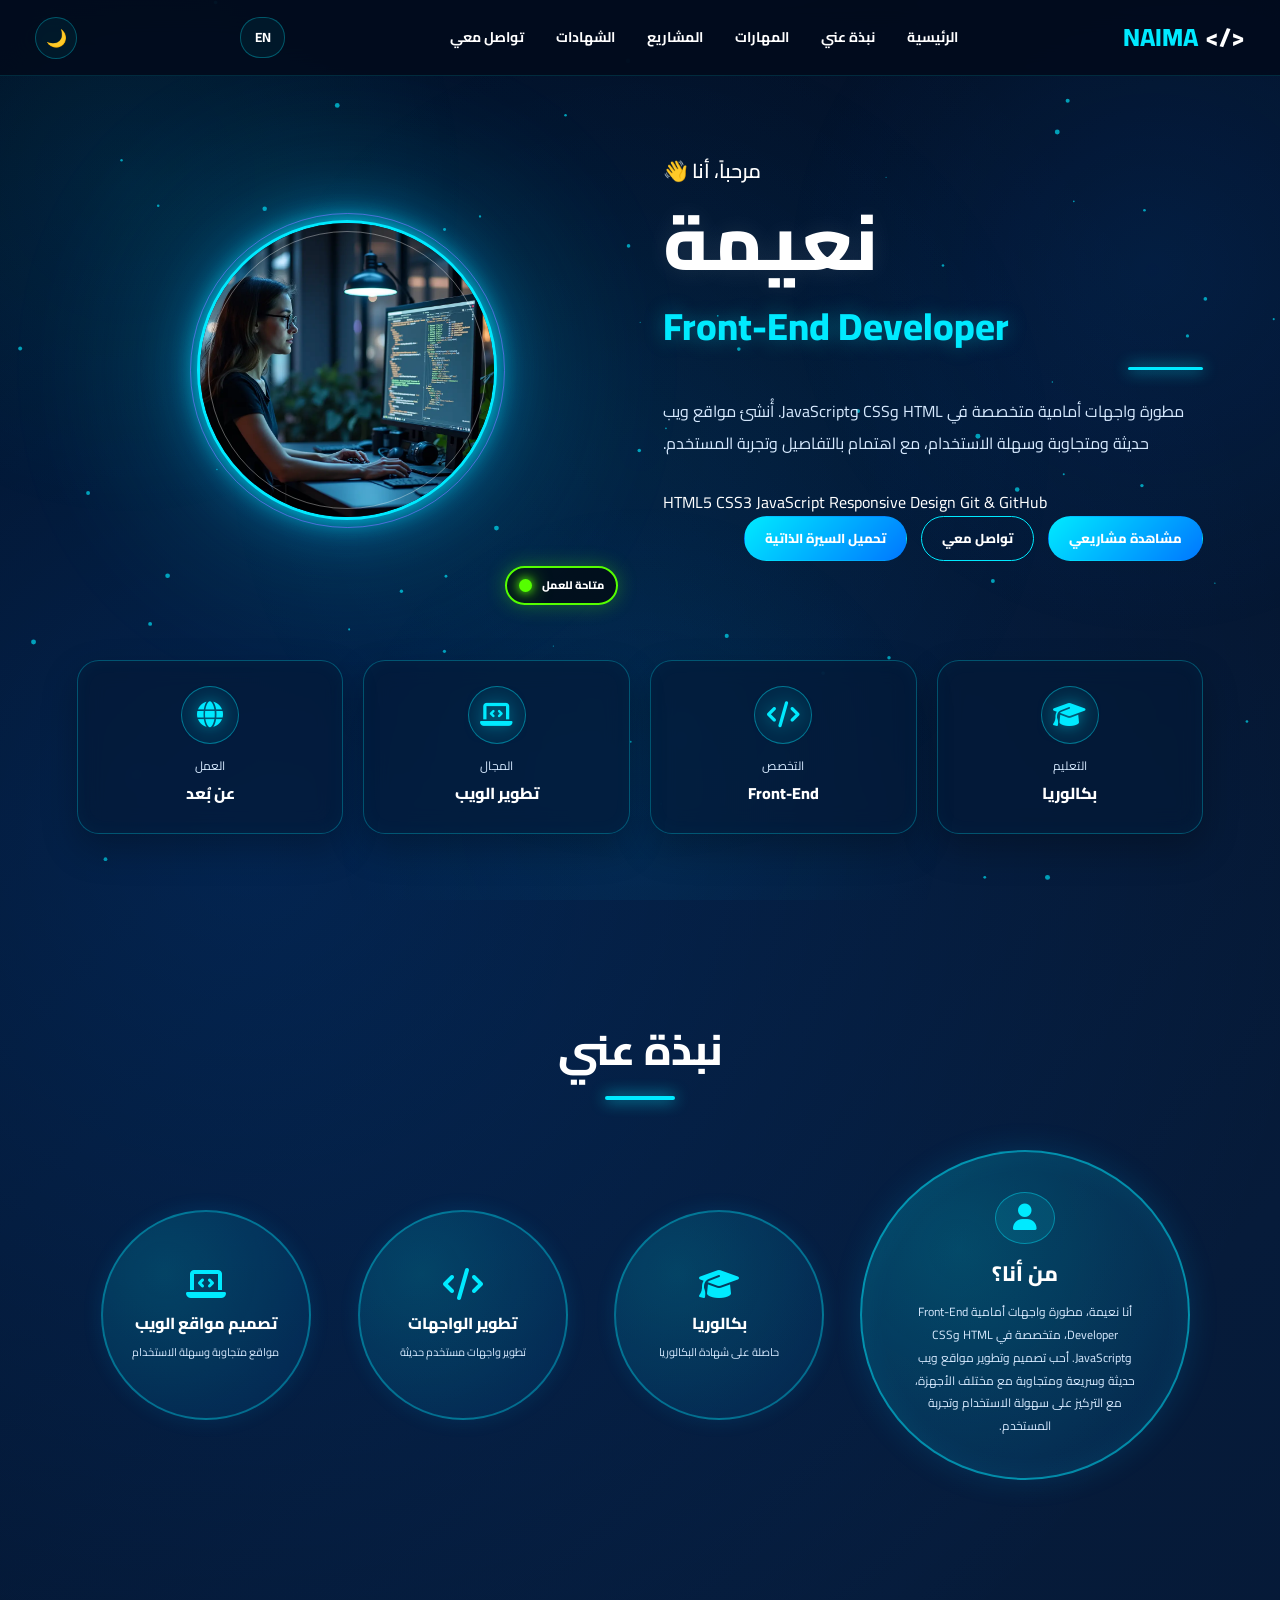
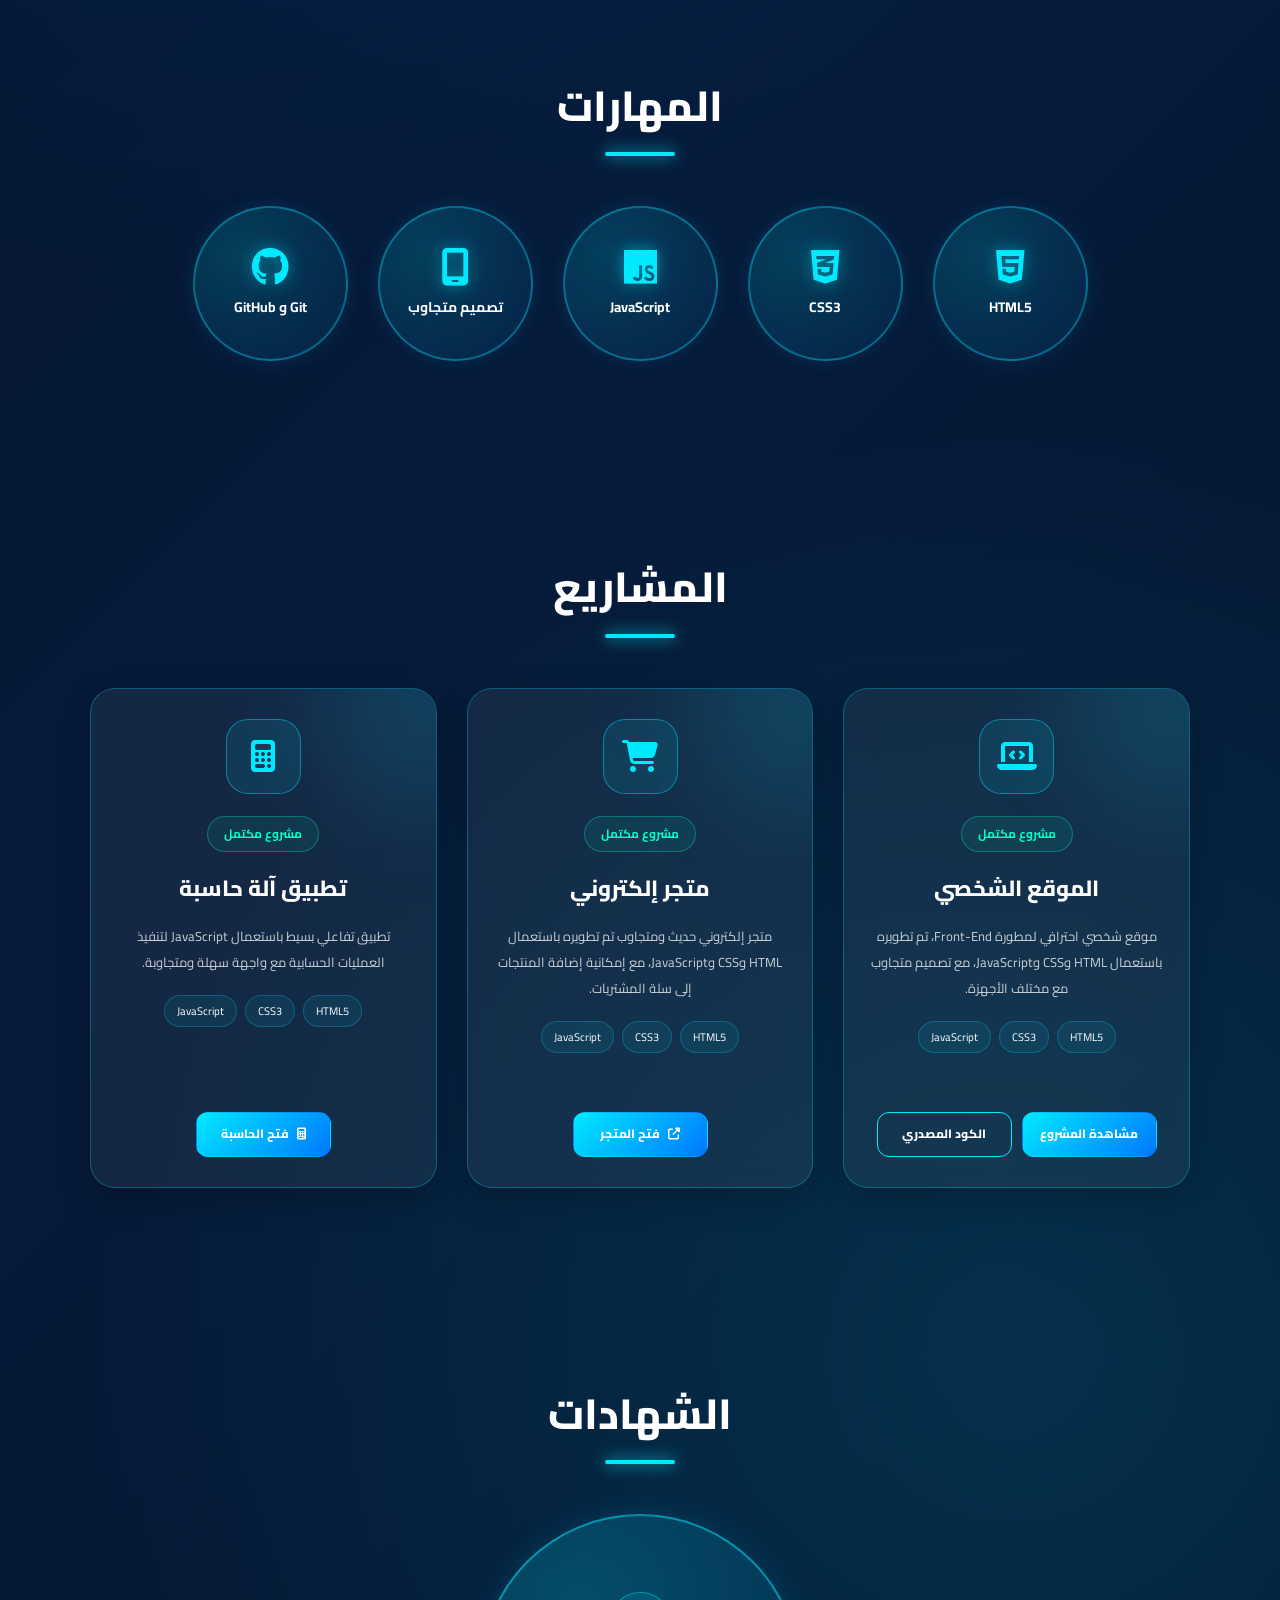
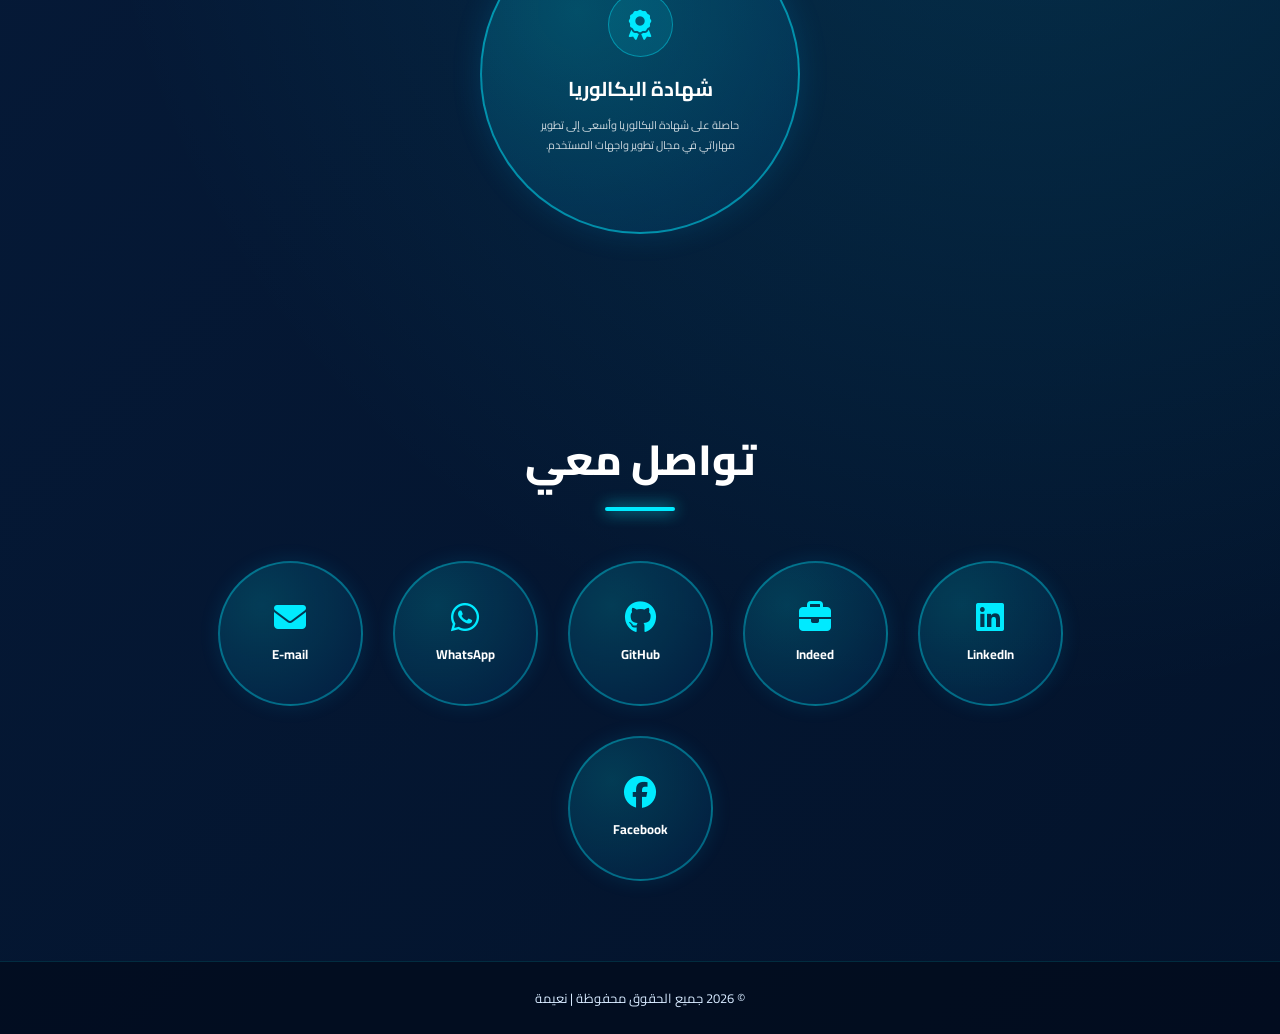
<file: index.html>
<!DOCTYPE html>
<html lang="ar" dir="rtl" id="html">

<head>
    <meta charset="UTF-8">
    <meta name="viewport" content="width=device-width, initial-scale=1.0">

    <title>Front-End Developer | NAIMA</title>

    <!-- =========================
         GOOGLE FONT
    ========================== -->
    <link rel="preconnect" href="https://fonts.googleapis.com">
    <link rel="preconnect" href="https://fonts.gstatic.com" crossorigin>

    <link
        href="https://fonts.googleapis.com/css2?family=Cairo:wght@400;500;600;700;800&display=swap"
        rel="stylesheet">

    <!-- =========================
         FONT AWESOME
    ========================== -->
    <link
        rel="stylesheet"
        href="https://cdnjs.cloudflare.com/ajax/libs/font-awesome/6.5.2/css/all.min.css">

    <!-- =========================
         CSS
    ========================== -->
    <link rel="stylesheet" href="style.css">
</head>


<body>

    <!-- =========================
         BACKGROUND
    ========================== -->

    <div id="particles"></div>


    <!-- =========================
         HEADER / NAVBAR
    ========================== -->

    <header>

        <nav class="navbar">

            <div class="nav-container">

                <!-- LOGO -->
                <a href="#home" class="logo">
                    &lt;/&gt; <span>NAIMA</span>
                </a>


                <!-- MOBILE MENU BUTTON -->
                <button
                    class="menu-toggle"
                    id="menu-toggle"
                    aria-label="فتح القائمة"
                    aria-expanded="false">

                    ☰

                </button>


                <!-- NAVIGATION -->
                <ul class="nav-links" id="nav-links">

                    <li>
                        <a
                            href="#home"
                            data-ar="الرئيسية"
                            data-en="Home">
                            الرئيسية
                        </a>
                    </li>

                    <li>
                        <a
                            href="#about"
                            data-ar="نبذة عني"
                            data-en="About Me">
                            نبذة عني
                        </a>
                    </li>

                    <li>
                        <a
                            href="#skills"
                            data-ar="المهارات"
                            data-en="Skills">
                            المهارات
                        </a>
                    </li>

                    <li>
                        <a
                            href="#projects"
                            data-ar="المشاريع"
                            data-en="Projects">
                            المشاريع
                        </a>
                    </li>

                    <li>
                        <a
                            href="#certificates"
                            data-ar="الشهادات"
                            data-en="Certificates">
                            الشهادات
                        </a>
                    </li>

                    <li>
                        <a
                            href="#contact"
                            data-ar="تواصل معي"
                            data-en="Contact">
                            تواصل معي
                        </a>
                    </li>

                </ul>


                <!-- LANGUAGE BUTTON -->
                <button
                    id="language-toggle"
                    class="language-toggle"
                    type="button"
                    aria-label="تغيير اللغة">

                    EN

                </button>


                <!-- THEME BUTTON -->
                <button
                    id="theme-toggle"
                    class="theme-toggle"
                    type="button"
                    aria-label="تغيير الوضع">

                    🌙

                </button>

            </div>

        </nav>

    </header>


    <!-- =========================
         HERO
    ========================== -->

    <section class="hero" id="home">
<div class="hero-image">

    <div class="image-glow"></div>

    <div class="circle">

        <div class="circle-border"></div>

      <img src="./509c7d24-345e-4bd3-b2a6-67e91d1f865a-1024x1024.webp" alt="Photo de profil">

    </div>

    <div class="image-orbit orbit-one"></div>
    <div class="image-orbit orbit-two"></div>

    <div class="available-badge">
        <span></span>
        <span>متاحة للعمل</span>
    </div>

</div>

   <!-- HERO TEXT -->
<div class="hero-content">

    <p class="hero-greeting">
        مرحباً، أنا <span class="wave">👋</span>
    </p>

    <h1
        data-ar="نعيمة"
        data-en="NAIMA">
        نعيمة
    </h1>

    <h2>
        <span
            data-ar="Front-End Developer"
            data-en="Front-End Developer">
            Front-End Developer
        </span>
    </h2>

    <p
        class="hero-text"
        data-ar="مطورة واجهات أمامية متخصصة في HTML وCSS وJavaScript. أُنشئ مواقع ويب حديثة ومتجاوبة وسهلة الاستخدام، مع اهتمام بالتفاصيل وتجربة المستخدم."
        data-en="Front-End Developer specialized in HTML, CSS and JavaScript. I build modern, responsive and user-friendly websites with strong attention to detail and user experience.">

        مطورة واجهات أمامية متخصصة في HTML وCSS وJavaScript.
        أُنشئ مواقع ويب حديثة ومتجاوبة وسهلة الاستخدام،
        مع اهتمام بالتفاصيل وتجربة المستخدم.

    </p>


    <!-- TECHNOLOGIES -->

    <div class="hero-tech">

        <span>HTML5</span>
        <span>CSS3</span>
        <span>JavaScript</span>
        <span>Responsive Design</span>
        <span>Git & GitHub</span>

    </div>


    <!-- HERO BUTTONS -->

    <div class="hero-buttons">

        <a
            href="#projects"
            class="btn hero-main-btn"
            data-ar="مشاهدة مشاريعي"
            data-en="View My Projects">

            <i class="fas fa-code"></i>

            مشاهدة مشاريعي

        </a>


        <a
            href="#contact"
            class="btn secondary hero-second-btn"
            data-ar="تواصل معي"
            data-en="Contact Me">

            <i class="fas fa-paper-plane"></i>

            تواصل معي

        </a>


        <a
            href="cv.pdf"
            class="btn cv-btn"
            download
            data-ar="تحميل السيرة الذاتية"
            data-en="Download CV">

            <i class="fas fa-file-download"></i>

            تحميل CV

        </a>

    </div>

</div> 

        <!-- HERO CARDS -->

        <div class="hero-cards">


            <!-- EDUCATION -->

            <div class="hero-card">

                <div class="hero-card-icon">

                    <i class="fas fa-graduation-cap"></i>

                </div>

                <div>

                    <small
                        data-ar="التعليم"
                        data-en="Education">

                        التعليم

                    </small>

                    <strong
                        data-ar="بكالوريا"
                        data-en="BACCALAUREATE">

                بكالوريا

                    </strong>

                </div>

            </div>


            <!-- SPECIALIZATION -->

            <div class="hero-card">

                <div class="hero-card-icon">

                    <i class="fas fa-code"></i>

                </div>

                <div>

                    <small
                        data-ar="التخصص"
                        data-en="Specialization">

                        التخصص

                    </small>

                    <strong
                        data-ar="Front-End"
                        data-en="Front-End">

                        Front-End

                    </strong>

                </div>

            </div>


            <!-- FIELD -->

            <div class="hero-card">

                <div class="hero-card-icon">

                    <i class="fas fa-laptop-code"></i>

                </div>

                <div>

                    <small
                        data-ar="المجال"
                        data-en="Field">

                        المجال

                    </small>

                    <strong
                        data-ar="تطوير الويب"
                        data-en="Web Development">

                        تطوير الويب

                    </strong>

                </div>

            </div>


            <!-- WORK -->

            <div class="hero-card">

                <div class="hero-card-icon">

                    <i class="fas fa-globe"></i>

                </div>

                <div>

                    <small
                        data-ar="العمل"
                        data-en="Work">

                        العمل

                    </small>

                    <strong
                        data-ar="عن بُعد"
                        data-en="Remote Work">

                        عن بُعد

                    </strong>

                </div>

            </div>

        </div>

    </section>


    <!-- =========================
         ABOUT
    ========================== -->

    <section id="about">

        <div class="section-title">

            <h2
                data-ar="نبذة عني"
                data-en="About Me">

                نبذة عني

            </h2>

        </div>


        <div class="about-container">


            <!-- WHO AM I -->

            <div class="about-text">

                <div class="about-icon">

                    <i class="fas fa-user"></i>

                </div>


                <h3
                    data-ar="من أنا؟"
                    data-en="Who Am I?">

                    من أنا؟

                </h3>


                <p
                    data-ar="أنا نعيمة، مطورة واجهات أمامية Front-End Developer، متخصصة في HTML وCSS وJavaScript. أحب تصميم وتطوير مواقع ويب حديثة وسريعة ومتجاوبة مع مختلف الأجهزة، مع التركيز على سهولة الاستخدام وتجربة المستخدم."
                    data-en="I am NAIMA, a Front-End Developer specialized in HTML, CSS and JavaScript. I enjoy creating modern, fast and responsive websites for different devices, with a strong focus on usability and user experience.">

                    أنا نعيمة، مطورة واجهات أمامية Front-End Developer،
                    متخصصة في HTML وCSS وJavaScript.
                    أحب تصميم وتطوير مواقع ويب حديثة وسريعة ومتجاوبة
                    مع مختلف الأجهزة، مع التركيز على سهولة الاستخدام وتجربة المستخدم.

                </p>

            </div>


            <!-- BACHELOR -->

            <div class="stat-card">

                <i class="fas fa-graduation-cap"></i>

                <h3
                    data-ar="بكالوريا"
                    data-en="BACCALAUREATE">

                    بكالوريا

                </h3>

                <p
                    data-ar="حاصلة على شهادة البكالوريا"
                    data-en="BACCALAUREATE Degree Holder">

                    حاصلة على شهادة البكالوريا

                </p>

            </div>


            <!-- UI DEVELOPMENT -->

            <div class="stat-card">

                <i class="fas fa-code"></i>

                <h3
                    data-ar="تطوير الواجهات"
                    data-en="UI Development">

                    تطوير الواجهات

                </h3>

                <p
                    data-ar="تطوير واجهات مستخدم حديثة"
                    data-en="Modern User Interfaces">

                    تطوير واجهات مستخدم حديثة

                </p>

            </div>


            <!-- WEB DESIGN -->

            <div class="stat-card">

                <i class="fas fa-laptop-code"></i>

                <h3
                    data-ar="تصميم مواقع الويب"
                    data-en="Web Design">

                    تصميم مواقع الويب

                </h3>

                <p
                    data-ar="مواقع متجاوبة وسهلة الاستخدام"
                    data-en="Responsive and User-Friendly Websites">

                    مواقع متجاوبة وسهلة الاستخدام

                </p>

            </div>

        </div>

    </section>


    <!-- =========================
         SKILLS
    ========================== -->

    <section id="skills">

        <div class="section-title">

            <h2
                data-ar="المهارات"
                data-en="Skills">

                المهارات

            </h2>

        </div>


        <div class="skills-grid">


            <!-- HTML -->

            <div class="skill-card">

                <i class="fab fa-html5"></i>

                <h3>HTML5</h3>

            </div>


            <!-- CSS -->

            <div class="skill-card">

                <i class="fab fa-css3-alt"></i>

                <h3>CSS3</h3>

            </div>


            <!-- JAVASCRIPT -->

            <div class="skill-card">

                <i class="fab fa-js"></i>

                <h3>JavaScript</h3>

            </div>


            <!-- RESPONSIVE -->

            <div class="skill-card">

                <i class="fas fa-mobile-screen"></i>

                <h3
                    data-ar="تصميم متجاوب"
                    data-en="Responsive Design">

                    تصميم متجاوب

                </h3>

            </div>


            <!-- GIT -->

            <div class="skill-card">

                <i class="fab fa-github"></i>

                <h3
                    data-ar="Git و GitHub"
                    data-en="Git & GitHub">

                    Git و GitHub

                </h3>

            </div>

        </div>

    </section>


    <!-- =========================
         PROJECTS
    ========================== -->

    <section id="projects">

        <div class="section-title">

            <h2
                data-ar="المشاريع"
                data-en="Projects">

                المشاريع

            </h2>

        </div>


        <div class="projects-grid">


            <!-- PROJECT 1 -->

            <div class="project-card">

                <div class="project-icon">

                    <i class="fas fa-laptop-code"></i>

                </div>


                <div class="project-info">


                    <span
                        class="project-status completed"
                        data-ar="مشروع مكتمل"
                        data-en="Completed Project">

                        مشروع مكتمل

                    </span>


                    <h3
                        data-ar="الموقع الشخصي"
                        data-en="Portfolio Website">

                        الموقع الشخصي

                    </h3>


                    <p
                        data-ar="موقع شخصي احترافي لمطورة Front-End، تم تطويره باستعمال HTML وCSS وJavaScript، مع تصميم متجاوب مع مختلف الأجهزة."
                        data-en="A professional portfolio website for a Front-End Developer, built with HTML, CSS and JavaScript, with a responsive design for different devices.">

                        موقع شخصي احترافي لمطورة Front-End،
                        تم تطويره باستعمال HTML وCSS وJavaScript،
                        مع تصميم متجاوب مع مختلف الأجهزة.

                    </p>


                    <div class="project-tech">

                        <span>HTML5</span>

                        <span>CSS3</span>

                        <span>JavaScript</span>

                    </div>


                    <div class="project-buttons">

                        <a
                            href="https://sbahibtihal-spec.github.io/my-first-website/"
                            target="_blank"
                            rel="noopener noreferrer"
                            class="btn"
                            data-ar="مشاهدة المشروع"
                            data-en="Live Demo">

                            <i class="fas fa-external-link-alt"></i>

                            مشاهدة المشروع

                        </a>


                        <a
                            href="https://github.com/sbahibtihal-spec/my-first-website"
                            target="_blank"
                            rel="noopener noreferrer"
                            class="btn secondary"
                            data-ar="الكود المصدري"
                            data-en="Source Code">

                            <i class="fab fa-github"></i>

                            الكود المصدري

                        </a>

                    </div>

                </div>

            </div>


            <!-- PROJECT 2 -->

<div class="project-card">

    <div class="project-icon">
        <i class="fas fa-shopping-cart"></i>
    </div>

    <div class="project-info">

        <span
            class="project-status completed"
            data-ar="مشروع مكتمل"
            data-en="Completed Project">

            مشروع مكتمل

        </span>

        <h3
            data-ar="متجر إلكتروني"
            data-en="E-Commerce Website">

            متجر إلكتروني

        </h3>

        <p
            data-ar="متجر إلكتروني حديث ومتجاوب تم تطويره باستعمال HTML وCSS وJavaScript، مع إمكانية إضافة المنتجات إلى سلة المشتريات."
            data-en="A modern and responsive e-commerce website built with HTML, CSS and JavaScript, including a shopping cart.">

            متجر إلكتروني حديث ومتجاوب تم تطويره باستعمال
            HTML وCSS وJavaScript، مع إمكانية إضافة المنتجات
            إلى سلة المشتريات.

        </p>

        <div class="project-tech">

            <span>HTML5</span>
            <span>CSS3</span>
            <span>JavaScript</span>

        </div>

        <div class="project-buttons">

            <a
                href="store/e-commerce/"
                class="btn"
                target="_blank">

                <i class="fas fa-external-link-alt"></i>

                <span
                    data-ar="فتح المتجر"
                    data-en="Open Store">

                    فتح المتجر

                </span>

            </a>

        </div>

    </div>

</div>
            <!-- PROJECT 3 -->

            <div class="project-card">

                <div class="project-icon">

                    <i class="fas fa-calculator"></i>

                </div>


                <div class="project-info">

       <span
    class="project-status completed"
    data-ar="مشروع مكتمل"
    data-en="Completed Project">

    مشروع مكتمل

</span> 


                    <h3
                        data-ar="تطبيق آلة حاسبة"
                        data-en="Calculator App">

                        تطبيق آلة حاسبة

                    </h3>


                    <p
                        data-ar="تطبيق تفاعلي بسيط باستعمال JavaScript لتنفيذ العمليات الحسابية مع واجهة سهلة ومتجاوبة."
                        data-en="A simple interactive application using JavaScript to perform calculations with an easy and responsive interface.">

                        تطبيق تفاعلي بسيط باستعمال JavaScript
                        لتنفيذ العمليات الحسابية مع واجهة سهلة ومتجاوبة.

                    </p>


                   <div class="project-tech">

    <span>HTML5</span>
    <span>CSS3</span>
    <span>JavaScript</span>

</div>

<div class="project-buttons">

    <a
        href="https://sbahibtihal-spec.github.io/my-first-website/calculator/"
        target="_blank"
        rel="noopener noreferrer"
        class="btn">

        <i class="fas fa-calculator"></i>

        <span
            data-ar="فتح الحاسبة"
            data-en="Open Calculator">

            فتح الحاسبة

        </span>

    </a>

</div> 

                </div>

            </div>

        </div>

    </section>


    <!-- =========================
         CERTIFICATES
    ========================== -->

    <section id="certificates">

        <div class="section-title">

            <h2
                data-ar="الشهادات"
                data-en="Certificates">

                الشهادات

            </h2>

        </div>


        <div class="certificate-card">

            <i class="fas fa-award"></i>


            <h3
                data-ar="شهادة البكالوريا"
                data-en="Baccalaureate Degree">

                شهادة البكالوريا

            </h3>


            <p
                data-ar="حاصلة على شهادة البكالوريا وأسعى إلى تطوير مهاراتي في مجال تطوير واجهات المستخدم."
                data-en="I hold a Baccalaureate Degree and I am continuously developing my skills in Front-End development and user interface design.">

                حاصلة على شهادة البكالوريا وأسعى إلى تطوير مهاراتي
                في مجال تطوير واجهات المستخدم.

            </p>

        </div>

    </section>


    <!-- =========================
         CONTACT
    ========================== -->

    <section id="contact">

        <div class="section-title">

            <h2
                data-ar="تواصل معي"
                data-en="Contact Me">

                تواصل معي

            </h2>

        </div>


        <div class="contact-container">


            <!-- LINKEDIN -->

            <a
                href="https://www.linkedin.com/in/marhaba-hala/"
                target="_blank"
                rel="noopener noreferrer"
                class="contact-box">

                <i class="fab fa-linkedin"></i>

                <span>LinkedIn</span>

            </a>


            <!-- INDEED -->

            <a
                href="https://ma.indeed.com/"
                target="_blank"
                rel="noopener noreferrer"
                class="contact-box">

                <i class="fas fa-briefcase"></i>

                <span>Indeed</span>

            </a>


            <!-- GITHUB -->

            <a
                href="https://github.com/sbahibtihal-spec"
                target="_blank"
                rel="noopener noreferrer"
                class="contact-box">

                <i class="fab fa-github"></i>

                <span>GitHub</span>

            </a>


            <!-- WHATSAPP -->

            <a
                href="https://wa.me/212703166572"
                target="_blank"
                rel="noopener noreferrer"
                class="contact-box">

                <i class="fab fa-whatsapp"></i>

                <span>WhatsApp</span>

            </a>


            <!-- EMAIL -->

            <a
                href="mailto:sbahibtihal@gmail.com"
                class="contact-box">

                <i class="fas fa-envelope"></i>

                <span>E-mail</span>

            </a>


            <!-- FACEBOOK -->

            <a
                href="https://www.facebook.com/khawla khawla
                target="_blank"
                rel="noopener noreferrer"
                class="contact-box">

                <i class="fab fa-facebook"></i>

                <span>Facebook</span>

            </a>

        </div>

    </section>


    <!-- =========================
         FOOTER
    ========================== -->

    <footer>

        <p
            data-ar="© 2026 جميع الحقوق محفوظة | نعيمة"
            data-en="© 2026 All Rights Reserved | NAIMA">

            © 2026 جميع الحقوق محفوظة | نعيمة

        </p>

    </footer>


    <!-- =========================
         JAVASCRIPT
    ========================== -->

    <script src="script.js"></script>

</body>

</html>
</file>
<file: style.css>
/* =========================================================
   NAIMA PORTFOLIO — CLEAN & FULLY RESPONSIVE STYLE.CSS
========================================================= */

:root {
    --main: #00eaff;
    --main-light: #24cfff;
    --blue: #0077ff;
    --dark: #020b1c;
    --dark-2: #04152f;
    --card: rgba(5, 30, 65, 0.65);
    --border: rgba(0, 234, 255, 0.35);
    --white: #ffffff;
    --gray: #d7eaff;
    --muted: rgba(255, 255, 255, 0.72);
    --green: #55ff00;
    --shadow: 0 15px 40px rgba(0, 0, 0, 0.35);
}

/* RESET */
* {
    margin: 0;
    padding: 0;
    box-sizing: border-box;
}

html {
    scroll-behavior: smooth;
    scroll-padding-top: 80px;
}

body {
    font-family: "Cairo", sans-serif;
    background:
        radial-gradient(circle at 20% 20%, rgba(0, 119, 255, 0.18), transparent 30%),
        radial-gradient(circle at 80% 70%, rgba(0, 234, 255, 0.12), transparent 30%),
        linear-gradient(135deg, #020b1c, #061b3a 45%, #03132b);
    color: var(--white);
    line-height: 1.7;
    overflow-x: hidden;
    min-height: 100vh;
}

body::before {
    content: "";
    position: fixed;
    inset: 0;
    pointer-events: none;
    z-index: -2;
    background: radial-gradient(circle at 50% 50%, rgba(0, 234, 255, 0.04), transparent 55%);
}

a {
    text-decoration: none;
    color: inherit;
}

button {
    font-family: inherit;
}

img {
    max-width: 100%;
    display: block;
}

/* BACKGROUND */
#particles {
    position: fixed;
    inset: 0;
    z-index: -1;
    pointer-events: none;
    background:
        radial-gradient(circle at 10% 20%, rgba(0, 234, 255, 0.08), transparent 25%),
        radial-gradient(circle at 90% 30%, rgba(0, 119, 255, 0.10), transparent 28%),
        radial-gradient(circle at 50% 90%, rgba(0, 180, 255, 0.07), transparent 30%);
}

/* HEADER */
header {
    width: 100%;
    position: fixed;
    top: 0;
    right: 0;
    z-index: 1000;
    background: rgba(2, 11, 28, 0.88);
    backdrop-filter: blur(16px);
    -webkit-backdrop-filter: blur(16px);
    border-bottom: 1px solid rgba(0, 234, 255, 0.14);
}

.nav-container {
    width: min(1400px, 100%);
    min-height: 75px;
    margin: auto;
    padding: 0 35px;
    display: flex;
    align-items: center;
    justify-content: space-between;
    gap: 20px;
}

.logo {
    display: inline-flex;
    align-items: center;
    gap: 7px;
    white-space: nowrap;
    font-size: 25px;
    font-weight: 800;
    color: var(--white);
    transition: 0.3s ease;
}

.logo::first-letter,
.logo span {
    color: var(--main);
}

.logo:hover {
    color: var(--main);
    transform: translateY(-2px);
}

.menu-toggle {
    display: none;
    border: none;
    background: transparent;
    color: var(--white);
    font-size: 30px;
    cursor: pointer;
    padding: 5px 10px;
    transition: 0.3s ease;
}

.menu-toggle:hover {
    color: var(--main);
    transform: scale(1.1);
}

.nav-links {
    display: flex;
    align-items: center;
    justify-content: center;
    gap: 28px;
    list-style: none;
}

.nav-links li {
    list-style: none;
}

.nav-links a {
    position: relative;
    display: inline-block;
    color: var(--white);
    font-size: 14px;
    font-weight: 700;
    padding: 8px 2px;
    transition: 0.3s ease;
}

.nav-links a::after {
    content: "";
    position: absolute;
    right: 0;
    bottom: 0;
    width: 0;
    height: 2px;
    border-radius: 10px;
    background: var(--main);
    box-shadow: 0 0 10px var(--main);
    transition: 0.3s ease;
}

.nav-links a:hover {
    color: var(--main);
}

.nav-links a:hover::after {
    width: 100%;
}

.language-toggle,
.theme-toggle {
    border: 1px solid rgba(0, 234, 255, 0.30);
    background: rgba(0, 234, 255, 0.06);
    color: var(--white);
    cursor: pointer;
    transition: 0.3s ease;
}

.language-toggle {
    min-width: 45px;
    padding: 7px 12px;
    border-radius: 20px;
    font-weight: 700;
}

.theme-toggle {
    width: 42px;
    height: 42px;
    border-radius: 50%;
    font-size: 17px;
}

.language-toggle:hover,
.theme-toggle:hover {
    background: var(--main);
    color: #03152d;
    border-color: var(--main);
    box-shadow: 0 0 20px rgba(0, 234, 255, 0.35);
}

.theme-toggle:hover {
    transform: rotate(20deg);
}

/* GENERAL SECTIONS */
section {
    width: min(1400px, 100%);
    margin: auto;
    padding: 110px 7% 80px;
}

.section-title {
    text-align: center;
    margin-bottom: 50px;
}

.section-title h2 {
    position: relative;
    display: inline-block;
    font-size: 42px;
    font-weight: 800;
    padding-bottom: 15px;
}

.section-title h2::after {
    content: "";
    position: absolute;
    left: 50%;
    bottom: 0;
    width: 70px;
    height: 4px;
    transform: translateX(-50%);
    border-radius: 20px;
    background: var(--main);
    box-shadow: 0 0 15px var(--main);
}

/* HERO */
.hero {
    width: min(1450px, 100%);
    min-height: 100vh;
    margin: auto;
    padding: 130px 6% 70px;
    display: grid;
    grid-template-columns: minmax(0, 1fr) minmax(0, 1fr);
    align-items: center;
    gap: 45px;
    position: relative;
    direction: ltr;
}

.hero-content {
    direction: rtl;
    text-align: left;
    position: relative;
    z-index: 5;
    animation: heroText 1s ease forwards;
}

.hero-greeting {
    color: var(--white);
    font-size: 20px;
    font-weight: 600;
    margin-bottom: 12px;
}

.wave {
    display: inline-block;
    transform-origin: 70% 70%;
    animation: waveHand 2s infinite;
}

.hero-content h1 {
    color: var(--white);
    font-size: clamp(55px, 6vw, 85px);
    line-height: 1.1;
    font-weight: 800;
    margin-bottom: 15px;
    text-shadow: 0 0 25px rgba(255, 255, 255, 0.10);
}

.hero-content h2 {
    color: var(--main);
    font-size: clamp(25px, 3vw, 38px);
    font-weight: 800;
    line-height: 1.4;
    margin-bottom: 25px;
    text-shadow: 0 0 20px rgba(0, 234, 255, 0.35);
}

.hero-content h2::after {
    content: "";
    display: block;
    width: 75px;
    height: 3px;
    margin-top: 14px;
    border-radius: 10px;
    background: var(--main);
    box-shadow: 0 0 15px var(--main);
}

.hero-text {
    max-width: 600px;
    color: var(--gray);
    font-size: 16px;
    line-height: 2;
    margin-bottom: 30px;
}

.hero-buttons {
    display: flex;
    align-items: center;
    justify-content: flex-start;
    flex-wrap: wrap;
    gap: 14px;
    margin-bottom: 25px;
}

.btn {
    display: inline-flex;
    align-items: center;
    justify-content: center;
    gap: 8px;
    min-height: 45px;
    padding: 10px 20px;
    border-radius: 25px;
    background: linear-gradient(135deg, #00eaff, #0077ff);
    color: var(--white);
    font-size: 13px;
    font-weight: 800;
    border: 1px solid transparent;
    cursor: pointer;
    transition: transform 0.3s ease, box-shadow 0.3s ease, background 0.3s ease;
}

.btn:hover {
    transform: translateY(-4px);
    box-shadow: 0 0 25px rgba(0, 234, 255, 0.45);
}

.btn.secondary {
    background: transparent;
    color: var(--white);
    border: 1px solid var(--main);
}

.btn.secondary:hover {
    background: var(--main);
    color: #03152d;
}

/* HERO IMAGE */
.hero-image {
    position: relative;
    min-height: 480px;
    display: flex;
    align-items: center;
    justify-content: center;
    animation: imageFloat 4s ease-in-out infinite;
}

.image-glow {
    position: absolute;
    width: 330px;
    height: 330px;
    border-radius: 50%;
    background: var(--main);
    filter: blur(90px);
    opacity: 0.28;
    z-index: 0;
    animation: glowPulse 4s ease-in-out infinite;
}

.circle {
    position: relative;
    width: 300px;
    height: 300px;
    border-radius: 50%;
    overflow: hidden;
    display: flex;
    align-items: center;
    justify-content: center;
    z-index: 3;
    background: #07152e;
    border: 3px solid var(--main);
    box-shadow:
        0 0 25px rgba(0, 234, 255, 0.8),
        0 0 60px rgba(0, 174, 255, 0.45),
        inset 0 0 30px rgba(0, 234, 255, 0.2);
}

.circle img {
    width: 100%;
    height: 100%;
    object-fit: cover;
    display: block;
    position: relative;
    z-index: 2;
}

.circle-border {
    position: absolute;
    inset: 8px;
    border-radius: 50%;
    border: 1px solid rgba(255, 255, 255, 0.35);
    z-index: 4;
    pointer-events: none;
}

.image-orbit {
    position: absolute;
    border-radius: 50%;
    pointer-events: none;
    z-index: 1;
    border: 1px solid rgba(0, 234, 255, 0.55);
    animation: rotateOrbit 10s linear infinite;
}

.orbit-one {
    width: 275px;
    height: 275px;
}

.orbit-two {
    width: 315px;
    height: 315px;
    border-color: rgba(180, 70, 255, 0.65);
    animation-duration: 18s;
    animation-direction: reverse;
}

.image-orbit::after {
    content: "";
    position: absolute;
    width: 10px;
    height: 10px;
    border-radius: 50%;
    top: 15px;
    left: 50%;
    transform: translateX(-50%);
    background: var(--main);
    box-shadow: 0 0 12px var(--main), 0 0 25px var(--main);
}

.orbit-two::after {
    background: #b84dff;
    box-shadow: 0 0 12px #b84dff, 0 0 25px #b84dff;
}

.available-badge {
    position: absolute;
    right: 0;
    bottom: 5px;
    z-index: 10;
    display: flex;
    align-items: center;
    gap: 10px;
    padding: 8px 12px;
    border-radius: 30px;
    background: rgba(2, 15, 28, 0.95);
    border: 2px solid var(--green);
    color: var(--white);
    font-size: 11px;
    font-weight: 800;
    box-shadow: 0 0 20px rgba(85, 255, 0, 0.30);
}

.available-badge > span:first-child {
    width: 13px;
    height: 13px;
    flex-shrink: 0;
    border-radius: 50%;
    background: var(--green);
    box-shadow: 0 0 10px var(--green), 0 0 20px var(--green);
    animation: availablePulse 1.5s infinite;
}

/* HERO CARDS */
.hero-cards {
    grid-column: 1 / -1;
    width: 100%;
    direction: rtl;
    display: grid;
    grid-template-columns: repeat(4, minmax(0, 1fr));
    gap: 20px;
    position: relative;
    z-index: 5;
    margin-top: 5px;
}

.hero-card {
    min-height: 155px;
    padding: 25px 20px;
    display: flex;
    flex-direction: column;
    align-items: center;
    justify-content: center;
    text-align: center;
    border-radius: 22px;
    background: rgba(4, 25, 55, 0.65);
    border: 1px solid rgba(0, 234, 255, 0.28);
    backdrop-filter: blur(12px);
    -webkit-backdrop-filter: blur(12px);
    box-shadow:
        0 15px 35px rgba(0, 0, 0, 0.25),
        inset 0 0 20px rgba(0, 234, 255, 0.03);
    transition: transform 0.4s ease, border-color 0.4s ease, box-shadow 0.4s ease;
}

.hero-card:hover {
    transform: translateY(-8px);
    border-color: var(--main);
    box-shadow: 0 0 30px rgba(0, 234, 255, 0.25);
}

.hero-card-icon {
    width: 58px;
    height: 58px;
    margin-bottom: 12px;
    display: flex;
    align-items: center;
    justify-content: center;
    border-radius: 50%;
    background: rgba(0, 234, 255, 0.07);
    border: 1px solid rgba(0, 234, 255, 0.40);
}

.hero-card-icon i {
    color: var(--main);
    font-size: 26px;
    text-shadow: 0 0 15px rgba(0, 234, 255, 0.50);
}

.hero-card small {
    display: block;
    color: var(--gray);
    font-size: 12px;
    margin-bottom: 4px;
}

.hero-card strong {
    color: var(--white);
    font-size: 16px;
    font-weight: 800;
}

/* ABOUT */
#about {
    padding-top: 110px;
}

.about-container {
    max-width: 1200px;
    margin: auto;
    display: grid;
    grid-template-columns: 1.3fr repeat(3, minmax(0, 1fr));
    align-items: center;
    gap: 25px;
}

.about-text {
    width: 330px;
    height: 330px;
    max-width: 100%;
    margin: auto;
    padding: 40px;
    border-radius: 50%;
    display: flex;
    flex-direction: column;
    align-items: center;
    justify-content: center;
    text-align: center;
    background: radial-gradient(circle at 30% 30%, rgba(0, 234, 255, 0.22), rgba(0, 119, 255, 0.08));
    border: 2px solid rgba(0, 234, 255, 0.50);
    box-shadow: 0 0 30px rgba(0, 180, 255, 0.15), inset 0 0 30px rgba(0, 234, 255, 0.07);
    transition: 0.4s ease;
}

.about-icon {
    width: 60px;
    height: 60px;
    margin-bottom: 12px;
    display: flex;
    align-items: center;
    justify-content: center;
    border-radius: 50%;
    background: rgba(0, 234, 255, 0.10);
    border: 1px solid rgba(0, 234, 255, 0.40);
}

.about-icon i {
    color: var(--main);
    font-size: 27px;
}

.about-text h3 {
    color: var(--white);
    font-size: 21px;
    font-weight: 800;
    margin-bottom: 10px;
}

.about-text p {
    max-width: 230px;
    color: var(--gray);
    font-size: 12px;
    line-height: 1.9;
}

.stat-card {
    width: 210px;
    height: 210px;
    max-width: 100%;
    margin: auto;
    padding: 25px;
    border-radius: 50%;
    display: flex;
    flex-direction: column;
    align-items: center;
    justify-content: center;
    text-align: center;
    background: radial-gradient(circle at 30% 30%, rgba(0, 234, 255, 0.18), rgba(0, 119, 255, 0.07));
    border: 2px solid rgba(0, 234, 255, 0.35);
    box-shadow: 0 0 20px rgba(0, 180, 255, 0.12);
    transition: transform 0.4s ease, border-color 0.4s ease, box-shadow 0.4s ease;
}

.stat-card i {
    color: var(--main);
    font-size: 32px;
    margin-bottom: 10px;
}

.stat-card h3 {
    color: var(--white);
    font-size: 16px;
    font-weight: 800;
    margin-bottom: 6px;
}

.stat-card p {
    color: var(--gray);
    font-size: 11px;
    line-height: 1.7;
    max-width: 150px;
}

.about-text:hover,
.stat-card:hover {
    transform: translateY(-10px) scale(1.03);
    border-color: var(--main);
    box-shadow: 0 0 40px rgba(0, 234, 255, 0.40);
}

/* SKILLS */
.skills-grid {
    max-width: 1000px;
    margin: auto;
    display: flex;
    justify-content: center;
    align-items: center;
    flex-wrap: wrap;
    gap: 30px;
}

.skill-card {
    width: 155px;
    height: 155px;
    padding: 20px;
    border-radius: 50%;
    display: flex;
    flex-direction: column;
    align-items: center;
    justify-content: center;
    text-align: center;
    background: radial-gradient(circle at 30% 30%, rgba(0, 234, 255, 0.18), rgba(0, 119, 255, 0.07));
    border: 2px solid rgba(0, 234, 255, 0.35);
    box-shadow: 0 0 20px rgba(0, 180, 255, 0.12);
    transition: 0.4s ease;
}

.skill-card i {
    color: var(--main);
    font-size: 38px;
    margin-bottom: 10px;
    text-shadow: 0 0 15px rgba(0, 234, 255, 0.50);
    transition: 0.4s ease;
}

.skill-card h3 {
    color: var(--white);
    font-size: 14px;
    font-weight: 700;
}

.skill-card:hover {
    transform: translateY(-10px) scale(1.08);
    border-color: var(--main);
    box-shadow: 0 0 35px rgba(0, 234, 255, 0.40);
}

.skill-card:hover i {
    transform: scale(1.15);
}

/* PROJECTS */
.projects-grid {
    max-width: 1200px;
    margin: 50px auto 0;
    display: grid;
    grid-template-columns: repeat(3, minmax(0, 1fr));
    gap: 30px;
}

.project-card {
    min-height: 500px;
    padding: 30px 25px;
    position: relative;
    display: flex;
    flex-direction: column;
    border-radius: 25px;
    background: rgba(255, 255, 255, 0.06);
    border: 1px solid rgba(0, 220, 255, 0.30);
    backdrop-filter: blur(15px);
    -webkit-backdrop-filter: blur(15px);
    box-shadow: 0 10px 35px rgba(0, 0, 0, 0.20);
    overflow: hidden;
    transition: 0.4s ease;
}

.project-card::before {
    content: "";
    position: absolute;
    width: 220px;
    height: 220px;
    top: -100px;
    right: -100px;
    border-radius: 50%;
    background: rgba(0, 220, 255, 0.13);
    filter: blur(50px);
    transition: 0.4s ease;
}

.project-card:hover {
    transform: translateY(-12px);
    border-color: rgba(0, 238, 255, 0.80);
    box-shadow: 0 20px 50px rgba(0, 0, 0, 0.35), 0 0 30px rgba(0, 220, 255, 0.15);
}

.project-card:hover::before {
    transform: scale(1.4);
}

.project-icon {
    width: 75px;
    height: 75px;
    margin: 0 auto 22px;
    display: flex;
    align-items: center;
    justify-content: center;
    border-radius: 22px;
    background: rgba(0, 220, 255, 0.10);
    border: 1px solid rgba(0, 220, 255, 0.45);
}

.project-icon i {
    color: var(--main);
    font-size: 32px;
}

.project-info {
    position: relative;
    z-index: 2;
    display: flex;
    flex-direction: column;
    flex: 1;
    text-align: center;
}

.project-info h3 {
    color: var(--white);
    font-size: 22px;
    font-weight: 800;
    margin-bottom: 15px;
}

.project-info p {
    color: rgba(255, 255, 255, 0.78);
    font-size: 13px;
    line-height: 2;
    margin-bottom: 20px;
}

.project-status {
    display: inline-flex;
    align-items: center;
    justify-content: center;
    width: fit-content;
    margin: 0 auto 18px;
    padding: 7px 16px;
    border-radius: 30px;
    font-size: 12px;
    font-weight: 700;
}

.project-status.completed {
    color: #00ffcc;
    background: rgba(0, 255, 204, 0.08);
    border: 1px solid rgba(0, 255, 204, 0.30);
}

.project-status.coming {
    color: #ffd166;
    background: rgba(255, 209, 102, 0.08);
    border: 1px solid rgba(255, 209, 102, 0.30);
}

.project-tech {
    display: flex;
    flex-wrap: wrap;
    justify-content: center;
    gap: 8px;
    margin-bottom: 25px;
}

.project-tech span {
    padding: 6px 12px;
    border-radius: 20px;
    color: var(--white);
    font-size: 11px;
    background: rgba(0, 220, 255, 0.08);
    border: 1px solid rgba(0, 220, 255, 0.25);
}

.project-buttons {
    display: flex;
    justify-content: center;
    align-items: center;
    flex-wrap: wrap;
    gap: 10px;
    margin-top: auto;
}

.project-buttons .btn {
    min-width: 135px;
    padding: 10px 15px;
    border-radius: 12px;
    font-size: 12px;
}

.project-buttons .btn.disabled {
    width: 100%;
    color: rgba(255, 255, 255, 0.60);
    background: rgba(255, 255, 255, 0.05);
    border: 1px solid rgba(255, 255, 255, 0.10);
    cursor: default;
    pointer-events: none;
}

/* CERTIFICATES */
.certificate-card {
    width: 320px;
    height: 320px;
    max-width: 100%;
    margin: auto;
    padding: 40px;
    border-radius: 50%;
    display: flex;
    flex-direction: column;
    align-items: center;
    justify-content: center;
    text-align: center;
    background: radial-gradient(circle at 30% 30%, rgba(0, 234, 255, 0.22), rgba(0, 119, 255, 0.08));
    border: 2px solid rgba(0, 234, 255, 0.50);
    box-shadow: 0 0 30px rgba(0, 180, 255, 0.15);
    transition: 0.4s ease;
}

.certificate-card i {
    width: 65px;
    height: 65px;
    margin-bottom: 15px;
    display: flex;
    align-items: center;
    justify-content: center;
    border-radius: 50%;
    color: var(--main);
    font-size: 30px;
    background: rgba(0, 234, 255, 0.10);
    border: 1px solid rgba(0, 234, 255, 0.40);
}

.certificate-card h3 {
    color: var(--white);
    font-size: 20px;
    margin-bottom: 10px;
}

.certificate-card p {
    max-width: 220px;
    color: rgba(255, 255, 255, 0.80);
    font-size: 11px;
    line-height: 1.8;
}

.certificate-card:hover {
    transform: translateY(-10px) scale(1.03);
    border-color: var(--main);
    box-shadow: 0 0 40px rgba(0, 234, 255, 0.40);
}

/* CONTACT */
.contact-container {
    max-width: 1000px;
    margin: auto;
    display: flex;
    justify-content: center;
    align-items: center;
    flex-wrap: wrap;
    gap: 30px;
}

.contact-box {
    width: 145px;
    height: 145px;
    border-radius: 50%;
    display: flex;
    flex-direction: column;
    align-items: center;
    justify-content: center;
    gap: 10px;
    text-align: center;
    color: var(--white);
    background: radial-gradient(circle at 30% 30%, rgba(0, 234, 255, 0.18), rgba(0, 119, 255, 0.07));
    border: 2px solid rgba(0, 234, 255, 0.35);
    box-shadow: 0 0 20px rgba(0, 180, 255, 0.12);
    transition: 0.4s ease;
}

.contact-box i {
    color: var(--main);
    font-size: 32px;
    transition: 0.4s ease;
}

.contact-box span {
    font-size: 13px;
    font-weight: 700;
}

.contact-box:hover {
    transform: translateY(-10px) scale(1.06);
    border-color: var(--main);
    box-shadow: 0 0 35px rgba(0, 234, 255, 0.40);
}

.contact-box:hover i {
    transform: scale(1.15);
}

/* FOOTER */
footer {
    padding: 25px;
    text-align: center;
    border-top: 1px solid rgba(0, 234, 255, 0.14);
    background: rgba(2, 10, 25, 0.65);
}

footer p {
    color: var(--gray);
    font-size: 13px;
}
/* =====================================================
   LIGHT MODE
===================================================== */

body.light-mode {
    --dark: #f5f9ff;
    --dark-2: #e8f2ff;
    --card: rgba(255, 255, 255, 0.82);
    --border: rgba(0, 119, 255, 0.25);
    --white: #10233f;
    --gray: #334e68;
    --muted: rgba(16, 35, 63, 0.72);

    background:
        radial-gradient(
            circle at 20% 20%,
            rgba(0, 119, 255, 0.12),
            transparent 30%
        ),
        radial-gradient(
            circle at 80% 70%,
            rgba(0, 234, 255, 0.10),
            transparent 30%
        ),
        linear-gradient(
            135deg,
            #f8fbff,
            #eaf4ff 45%,
            #f5fbff
        );

    color: var(--white);
}

body.light-mode header {
    background: rgba(255, 255, 255, 0.90);
    border-bottom-color: rgba(0, 119, 255, 0.15);
}

body.light-mode .nav-links a {
    color: #10233f;
}

body.light-mode .menu-toggle {
    color: #10233f;
}

body.light-mode .hero-content h1,
body.light-mode .hero-greeting,
body.light-mode .section-title h2,
body.light-mode .about-text h3,
body.light-mode .stat-card h3,
body.light-mode .skill-card h3,
body.light-mode .project-info h3,
body.light-mode .certificate-card h3 {
    color: #10233f;
}

body.light-mode .hero-text,
body.light-mode .about-text p,
body.light-mode .stat-card p,
body.light-mode .project-info p,
body.light-mode .certificate-card p,
body.light-mode .hero-card small {
    color: #40566f;
}

body.light-mode .hero-card,
body.light-mode .project-card {
    background: rgba(255, 255, 255, 0.72);
    border-color: rgba(0, 119, 255, 0.20);
}

body.light-mode .contact-box,
body.light-mode .skill-card,
body.light-mode .stat-card,
body.light-mode .about-text,
body.light-mode .certificate-card {
    background:
        radial-gradient(
            circle at 30% 30%,
            rgba(0, 234, 255, 0.12),
            rgba(0, 119, 255, 0.04)
        );
}

body.light-mode footer {
    background: rgba(255, 255, 255, 0.75);
    border-top-color: rgba(0, 119, 255, 0.15);
}

body.light-mode footer p {
    color: #40566f;
}

body.light-mode .nav-links {
    background: rgba(255, 255, 255, 0.98);
}

body.light-mode .nav-links a:hover {
    background: rgba(0, 119, 255, 0.07);
}

body.light-mode .language-toggle,
body.light-mode .theme-toggle {
    color: #10233f;
    background: rgba(0, 119, 255, 0.06);
    border-color: rgba(0, 119, 255, 0.20);
}
/* ANIMATIONS */
@keyframes heroText {
    from {
        opacity: 0;
        transform: translateX(-40px);
    }
    to {
        opacity: 1;
        transform: translateX(0);
    }
}

@keyframes imageFloat {
    0%, 100% { transform: translateY(0); }
    50% { transform: translateY(-12px); }
}

@keyframes glowPulse {
    0%, 100% {
        opacity: 0.65;
        transform: scale(1);
    }
    50% {
        opacity: 1;
        transform: scale(1.12);
    }
}

@keyframes waveHand {
    0%, 100% { transform: rotate(0); }
    25% { transform: rotate(15deg); }
    50% { transform: rotate(-10deg); }
    75% { transform: rotate(10deg); }
}

@keyframes rotateOrbit {
    from { transform: rotate(0deg); }
    to { transform: rotate(360deg); }
}

@keyframes availablePulse {
    0%, 100% {
        transform: scale(1);
        box-shadow: 0 0 10px var(--green);
    }
    50% {
        transform: scale(1.2);
        box-shadow: 0 0 25px var(--green);
    }
}

/* LARGE TABLET / LAPTOP */
@media (max-width: 1100px) {
    .nav-container {
        padding: 0 25px;
    }

    .nav-links {
        gap: 18px;
    }

    .hero {
        gap: 25px;
        padding: 120px 5% 60px;
    }

    .hero-content h1 {
        font-size: 60px;
    }

    .hero-content h2 {
        font-size: 28px;
    }

    .circle {
        width: 290px;
        height: 290px;
    }

    .image-glow {
        width: 350px;
        height: 350px;
    }

    .orbit-one {
        width: 330px;
        height: 330px;
    }

    .orbit-two {
        width: 390px;
        height: 390px;
    }

    .about-container {
        grid-template-columns: repeat(2, minmax(0, 1fr));
        gap: 30px;
    }

    .projects-grid {
        grid-template-columns: repeat(2, minmax(0, 1fr));
    }
}

/* TABLET / SMALL LAPTOP */
@media (max-width: 900px) {
    .nav-links {
        gap: 12px;
    }

    .nav-links a {
        font-size: 13px;
    }

    .hero {
        grid-template-columns: 1fr;
        min-height: auto;
        padding: 120px 30px 70px;
        text-align: center;
    }

    .hero-content {
        text-align: center;
        margin: auto;
        max-width: 750px;
    }

    .hero-text {
        margin-left: auto;
        margin-right: auto;
    }

    .hero-content h2::after {
        margin-left: auto;
        margin-right: auto;
    }

    .hero-buttons {
        justify-content: center;
    }

    .hero-image {
        width: min(400px, 100%);
        margin: auto;
    }

    .hero-cards {
        grid-template-columns: repeat(2, minmax(0, 1fr));
        gap: 18px;
        margin-top: 10px;
    }
}

/* MOBILE NAVIGATION */
@media (max-width: 768px) {
    .nav-container {
        min-height: 65px;
        padding: 10px 15px;
        position: relative;
        gap: 10px;
    }

    .logo {
        font-size: 20px;
    }

    .menu-toggle {
        display: block;
        order: 4;
    }

    .nav-links {
        position: absolute;
        top: 65px;
        right: 15px;
        width: calc(100vw - 30px);
        max-width: 380px;
        padding: 18px;
        display: flex;
        flex-direction: column;
        align-items: stretch;
        gap: 4px;
        background: rgba(2, 12, 28, 0.98);
        border: 1px solid rgba(0, 234, 255, 0.22);
        border-radius: 0 0 20px 20px;
        box-shadow: 0 15px 40px rgba(0, 0, 0, 0.45);
        opacity: 0;
        visibility: hidden;
        transform: translateY(-15px);
        transition: opacity 0.3s ease, transform 0.3s ease, visibility 0.3s ease;
        z-index: 9999;
    }

    .nav-links.active {
        opacity: 1;
        visibility: visible;
        transform: translateY(0);
    }

    .nav-links li {
        width: 100%;
        text-align: center;
    }

    .nav-links a {
        display: block;
        width: 100%;
        padding: 11px 15px;
        border-radius: 10px;
    }

    .nav-links a:hover {
        background: rgba(0, 234, 255, 0.08);
    }

    .language-toggle {
        margin-right: auto;
        font-size: 12px;
    }

    .theme-toggle {
        width: 38px;
        height: 38px;
        font-size: 15px;
    }

    .hero {
        padding: 115px 20px 60px;
        gap: 35px;
    }

    .hero-content h1 {
        font-size: 43px;
    }

    .hero-content h2 {
        font-size: 24px;
    }

    .hero-greeting {
        font-size: 17px;
    }

    .hero-text {
        font-size: 14px;
        line-height: 1.9;
    }

    .hero-image {
        width: 330px;
        min-height: 390px;
    }

    .circle {
        width: 250px;
        height: 250px;
    }

    .image-glow {
        width: 290px;
        height: 290px;
    }

    .orbit-one {
        width: 285px;
        height: 285px;
    }

    .orbit-two {
        width: 330px;
        height: 330px;
    }

    .available-badge {
        right: 0;
        bottom: 20px;
        padding: 9px 15px;
        font-size: 12px;
    }

    .hero-card {
        min-height: 135px;
        padding: 18px 10px;
    }

    .hero-card-icon {
        width: 50px;
        height: 50px;
    }

    .hero-card-icon i {
        font-size: 22px;
    }

    .hero-card strong {
        font-size: 14px;
    }

    section {
        padding: 85px 15px 55px;
    }

    .section-title {
        margin-bottom: 35px;
    }

    .section-title h2 {
        font-size: 32px;
    }

    .about-container {
        grid-template-columns: 1fr;
        gap: 25px;
    }

    .about-text {
        width: 300px;
        height: 300px;
        padding: 30px;
    }

    .stat-card {
        width: 180px;
        height: 180px;
        padding: 20px;
    }

    .skills-grid {
        gap: 18px;
    }

    .skill-card {
        width: 125px;
        height: 125px;
    }

    .skill-card i {
        font-size: 30px;
    }

    .skill-card h3 {
        font-size: 12px;
    }

    .projects-grid {
        grid-template-columns: 1fr;
        max-width: 600px;
        gap: 25px;
        margin-top: 30px;
    }

    .project-card {
        min-height: auto;
        padding: 28px 20px;
    }

    .project-buttons {
        flex-direction: column;
    }

    .project-buttons .btn {
        width: 100%;
    }

    .certificate-card {
        width: 285px;
        height: 285px;
        padding: 30px;
    }

    .contact-container {
        gap: 20px;
    }

    .contact-box {
        width: 120px;
        height: 120px;
    }

    .contact-box i {
        font-size: 27px;
    }

    .contact-box span {
        font-size: 12px;
    }
}

/* PHONES */
@media (max-width: 480px) {
    .nav-container {
        padding: 9px 10px;
    }

    .logo {
        font-size: 17px;
    }

    .menu-toggle {
        font-size: 26px;
    }

    .nav-links {
        right: 10px;
        width: calc(100vw - 20px);
        top: 62px;
    }

    .hero {
        padding: 110px 12px 50px;
        gap: 25px;
    }

    .hero-content h1 {
        font-size: 34px;
    }

    .hero-content h2 {
        font-size: 20px;
    }

    .hero-greeting {
        font-size: 15px;
    }

    .hero-text {
        font-size: 13px;
        line-height: 1.9;
    }

    .hero-buttons {
        flex-direction: column;
        width: 100%;
    }

    .hero-buttons .btn {
        width: 100%;
        max-width: 280px;
        margin: auto;
    }

    .hero-image {
        width: 280px;
        min-height: 340px;
    }

    .circle {
        width: 220px;
        height: 220px;
    }

    .image-glow {
        width: 250px;
        height: 250px;
    }

    .orbit-one {
        width: 250px;
        height: 250px;
    }

    .orbit-two {
        width: 290px;
        height: 290px;
    }

    .available-badge {
        right: -5px;
        bottom: 10px;
        padding: 8px 12px;
        font-size: 11px;
    }

    .available-badge > span:first-child {
        width: 10px;
        height: 10px;
    }

    .hero-cards {
        grid-template-columns: repeat(2, minmax(0, 1fr));
        gap: 10px;
    }

    .hero-card {
        min-height: 115px;
        padding: 15px 7px;
    }

    .hero-card-icon {
        width: 44px;
        height: 44px;
        margin-bottom: 8px;
    }

    .hero-card-icon i {
        font-size: 19px;
    }

    .hero-card small {
        font-size: 10px;
    }

    .hero-card strong {
        font-size: 12px;
    }

    section {
        padding: 70px 10px 45px;
    }

    .section-title h2 {
        font-size: 28px;
    }

    .about-text {
        width: 270px;
        height: 270px;
        padding: 25px;
    }

    .about-text p {
        font-size: 11px;
    }

    .stat-card {
        width: 165px;
        height: 165px;
    }

    .skills-grid {
        gap: 12px;
    }

    .skill-card {
        width: 115px;
        height: 115px;
    }

    .skill-card i {
        font-size: 27px;
    }

    .skill-card h3 {
        font-size: 11px;
    }

    .project-card {
        padding: 25px 17px;
    }

    .project-info h3 {
        font-size: 20px;
    }

    .project-info p {
        font-size: 12px;
    }

    .certificate-card {
        width: 270px;
        height: 270px;
    }

    .contact-container {
        gap: 12px;
    }

    .contact-box {
        width: 105px;
        height: 105px;
    }

    .contact-box i {
        font-size: 24px;
    }

    .contact-box span {
        font-size: 11px;
    }
}

/* VERY SMALL PHONES */
@media (max-width: 360px) {
    .logo {
        font-size: 15px;
    }

    .hero {
        padding: 105px 8px 45px;
    }

    .hero-content h1 {
        font-size: 29px;
    }

    .hero-content h2 {
        font-size: 18px;
    }

    .hero-text {
        font-size: 12px;
    }

    .hero-image {
        width: 270px;
        min-height: 310px;
    }

    .circle {
        width: 220px;
        height: 220px;
    }

    .image-glow {
        width: 230px;
        height: 230px;
    }

    .orbit-one {
        width: 220px;
        height: 220px;
    }

    .orbit-two {
        width: 250px;
        height: 250px;
    }

    .available-badge {
        right: -8px;
        bottom: 8px;
        padding: 7px 10px;
        font-size: 10px;
    }

    .hero-card {
        min-height: 105px;
    }

    .hero-card-icon {
        width: 38px;
        height: 38px;
    }

    .hero-card-icon i {
        font-size: 17px;
    }

    .hero-card strong {
        font-size: 10px;
    }

    .skill-card {
        width: 105px;
        height: 105px;
    }

    .contact-box {
        width: 95px;
        height: 95px;
    }

    .contact-box i {
        font-size: 22px;
    }
}

/* EXTRA SMALL / NARROW DEVICES */
@media (max-width: 320px) {
    .nav-container {
        padding-inline: 7px;
    }

    .logo {
        font-size: 14px;
    }

    .hero {
        padding-inline: 6px;
    }

    .hero-content h1 {
        font-size: 26px;
    }

    .hero-content h2 {
        font-size: 17px;
    }

    .hero-image {
        width: 250px;
    }

    .circle {
        width: 200px;
        height: 200px;
    }

    .image-glow {
        width: 215px;
        height: 215px;
    }

    .orbit-one {
        width: 205px;
        height: 205px;
    }

    .orbit-two {
        width: 230px;
        height: 230px;
    }

    .hero-card {
        min-height: 100px;
    }

    .skill-card {
        width: 100px;
        height: 100px;
    }

    .contact-box {
        width: 90px;
        height: 90px;
    }
}

/* LANDSCAPE PHONES */
@media (max-height: 500px) and (orientation: landscape) {
    .hero {
        min-height: auto;
        padding-top: 100px;
    }

    .hero-image {
        min-height: 300px;
    }

    .circle {
        width: 200px;
        height: 200px;
    }

    .image-glow {
        width: 220px;
        height: 220px;
    }

    .orbit-one {
        width: 210px;
        height: 210px;
    }

    .orbit-two {
        width: 240px;
        height: 240px;
    }
}

/* TOUCH DEVICES */
@media (hover: none) and (pointer: coarse) {
    .btn,
    .nav-links a,
    .language-toggle,
    .theme-toggle {
        -webkit-tap-highlight-color: transparent;
    }

    .btn {
        min-height: 48px;
    }

    .nav-links a {
        min-height: 44px;
        display: flex;
        align-items: center;
        justify-content: center;
    }
}

/* iOS SAFE AREAS */
@supports (padding: max(0px)) {
    .nav-container {
        padding-left: max(35px, env(safe-area-inset-left));
        padding-right: max(35px, env(safe-area-inset-right));
    }

    @media (max-width: 768px) {
        .nav-container {
            padding-left: max(15px, env(safe-area-inset-left));
            padding-right: max(15px, env(safe-area-inset-right));
        }

        section {
            padding-left: max(15px, env(safe-area-inset-left));
            padding-right: max(15px, env(safe-area-inset-right));
        }
    }
}

/* REDUCE MOTION */
@media (prefers-reduced-motion: reduce) {
    *,
    *::before,
    *::after {
        animation-duration: 0.01ms !important;
        animation-iteration-count: 1 !important;
        scroll-behavior: auto !important;
        transition-duration: 0.01ms !important;
    }
}
</file>
